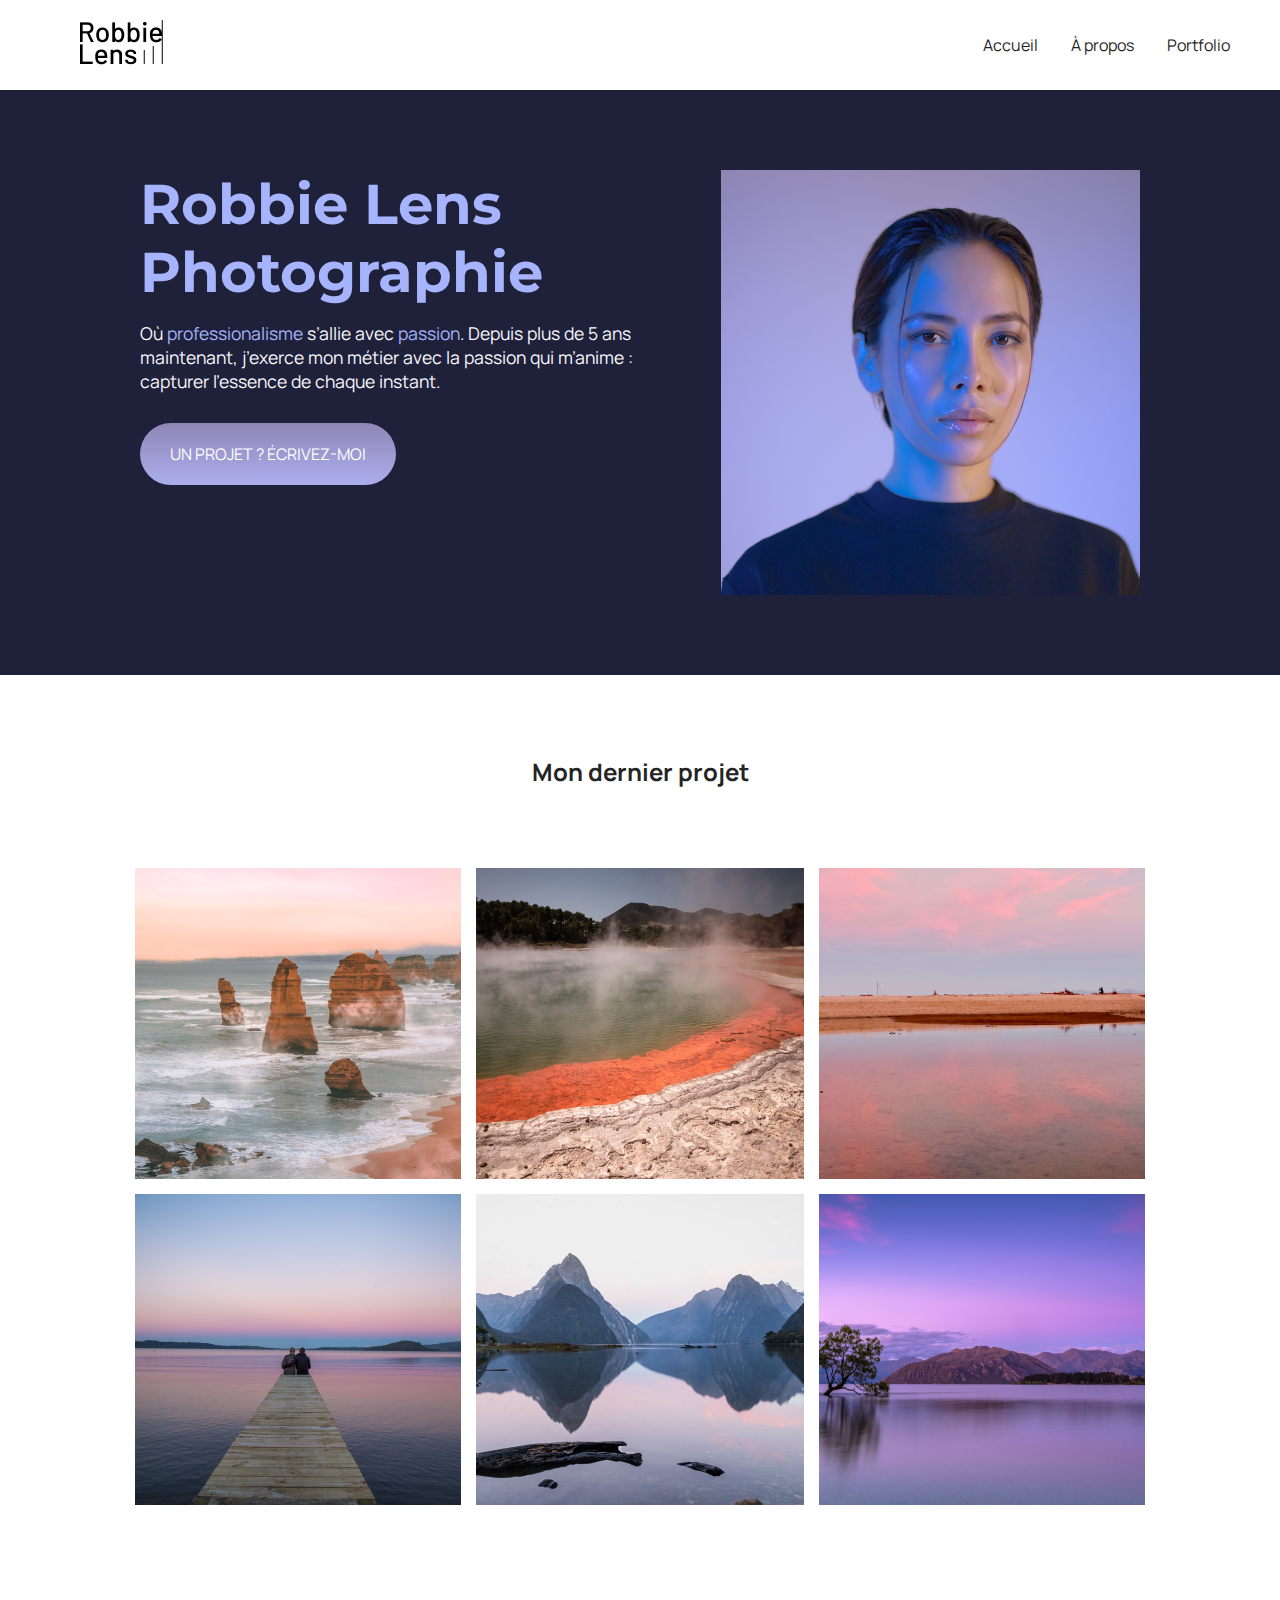
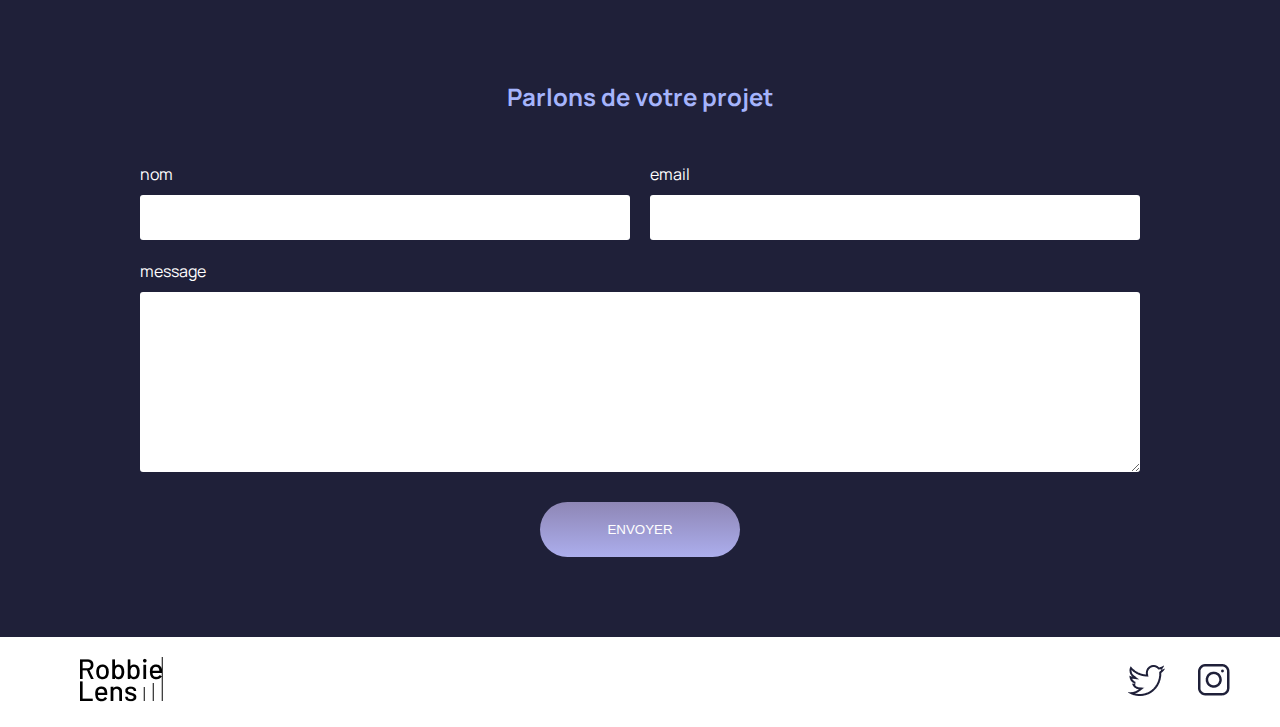
<file: index.html>
<!DOCTYPE html>
<html lang="fr">

    <head>
        <meta charset="utf-8" />
        <meta name="viewport" content="width=device-width, initial-scale=1">
        <title>Accueil - Robbie Lens Photographie</title>
        <link href="style/style.css" rel="stylesheet" />
        <link href="style/index.css" rel="stylesheet" />
        <link rel="preconnect" href="https://fonts.googleapis.com">
        <link rel="preconnect" href="https://fonts.gstatic.com" crossorigin>
        <link
            href="https://fonts.googleapis.com/css2?family=Manrope&family=Montserrat&display=swap"
            rel="stylesheet">
    </head>

    <body>
        <header>
            <nav>
                <a href="index.html" class="lien-icone">
                    <img src="images/logo.png" alt="Logo Robbie Lens" />
                </a>
                <div>
                    <a href="index.html">Accueil</a>
                    <a href="a-propos.html">À propos</a>
                    <a href="portfolio.html">Portfolio</a>
                </div>
            </nav>
        </header>
        <main>
            <section class="accueil-introduction">
                <div>
                    <h1>Robbie Lens Photographie</h1>
                    <p>
                        Où <em>professionalisme</em> s’allie avec
                        <em>passion</em>. Depuis
                        plus de 5 ans maintenant, j’exerce mon métier avec la
                        passion
                        qui m’anime : capturer l’essence de chaque instant.
                    </p>
                    <a href="#contact" class="cta">UN PROJET ? ÉCRIVEZ-MOI</a>
                </div>
                <img src="images/robbie-lens.png"
                    alt="Portrait avec effet de la photographe Robbie Lens" />
            </section>
            <section class="accueil-photos">
                <h2>Mon dernier projet</h2>
                <div>
                    <img src="images/accueil/element-1.png"
                        alt="Twelve apostles - Australie" />
                    <img src="images/accueil/element-2.png"
                        alt="Wai-O-Tapu - Nouvelle-Zélande" />
                    <img src="images/accueil/element-3.png"
                        alt="Parc National d’Abel Tasman - Nouvelle-Zélande" />
                </div>
                <div>
                    <img src="images/accueil/element-4.png"
                        alt="Lac Rotorua - Nouvelle-Zélande" />
                    <img src="images/accueil/element-5.png"
                        alt="Milford Sound - Nouvelle-Zélande" />
                    <img src="images/accueil/element-6.png"
                        alt="Lac Wanaka - Nouvelle-Zélande" />
                </div>
            </section>
            <section id="contact" class="section-contact">
                <h2>Parlons de votre projet</h2>
                <form method="get" action>
                    <div class="form-nom-email">
                        <div class="form-column">
                            <label for="nom">nom</label>
                            <input type="text" name="nom" id="nom" />
                        </div>
                        <div class="form-column">
                            <label for="email">email</label>
                            <input type="e-mail" name="email" id="email" />
                        </div>
                    </div>
                    <label for="message">message</label>
                    <textarea name="message" id="message" rows="10"></textarea>
                    <input type="submit" value="ENVOYER" class="cta" />
                </form>
            </section>
        </main>
        <footer>
            <a href="index.html" class="lien-icone">
                <img src="images/logo.png" alt="Logo Robbie Lens" />
            </a>
            <div>
                <a target="_self" href="https://twitter.com/"
                    class="lien-icone">
                    <img src="images/twitter.png" alt="Logo Twitter" />
                </a>
                <a target="_self" href="https://www.instagram.com/"
                    class="lien-icone">
                    <img src="images/instagram.png" alt="Logo Instagram" />
                </a>
            </div>
        </footer>
    </body>

</html>
</file>
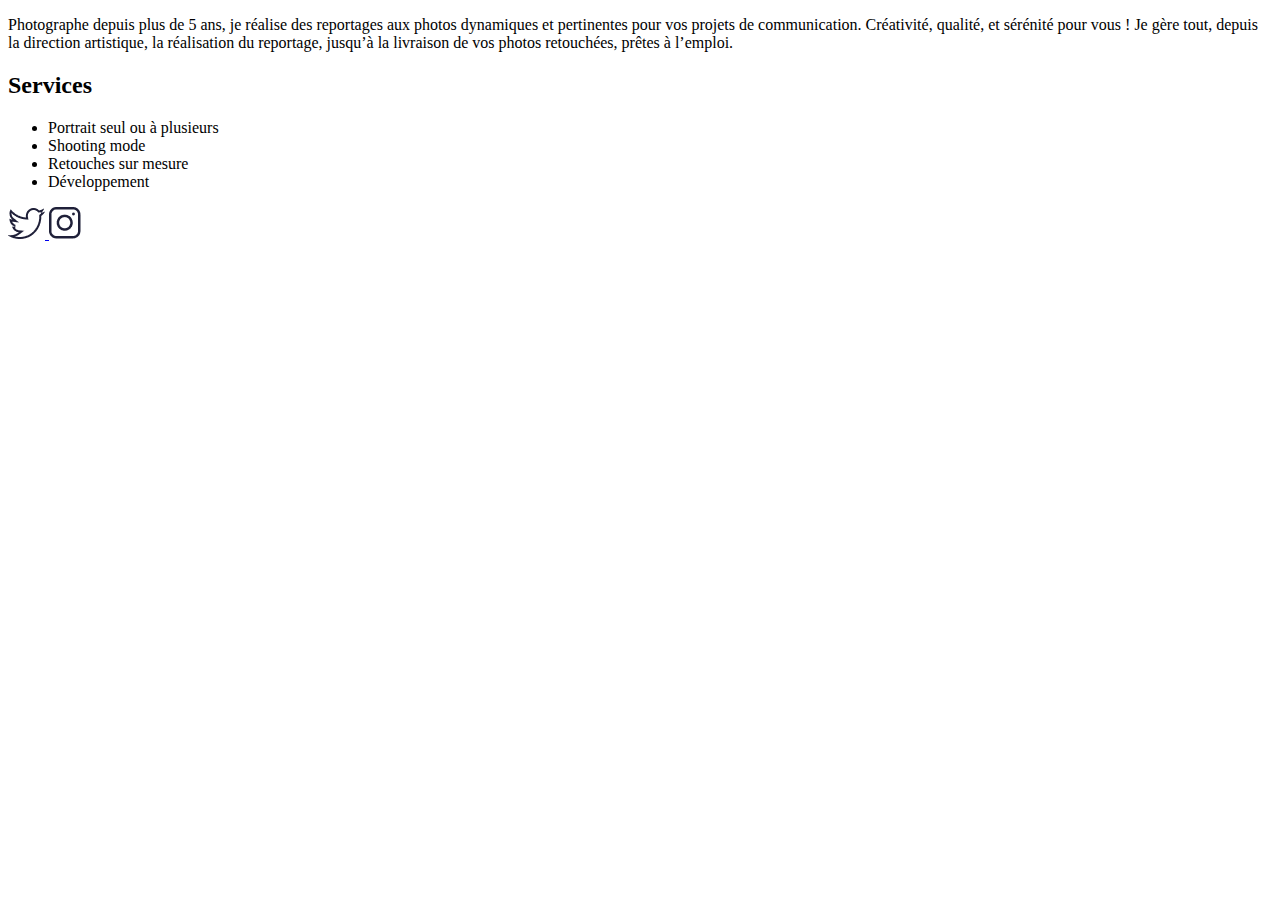
<file: a-propos.html>
<!DOCTYPE html>
<html lang="en">
   <head>
      <meta charset="UTF-8">
      <meta name="viewport" content="width=device-width, initial-scale=1.0">
      <title>À propos - Robbie Lens</title>
   </head>
   <body>

      <p>Photographe depuis plus de 5 ans, je réalise des reportages aux photos
         dynamiques et pertinentes pour vos projets de communication.
         Créativité, qualité, et sérénité pour vous ! Je gère tout, depuis la
         direction artistique, la réalisation du reportage, jusqu’à la livraison
         de vos photos retouchées, prêtes à l’emploi.</p>

      <h2>Services</h2>

      <ul>
         <li>Portrait seul ou à plusieurs</li>
         <li>Shooting mode</li>
         <li>Retouches sur mesure</li>
         <li>Développement</li>
      </ul>
      <a target="_self" href="https://twitter.com/">
         <img src="images/twitter.png" alt="Logo Twitter">
      </a>
      <a target="_self" href="https://www.instagram.com/">
         <img src="images/instagram.png" alt="Logo Instagram">
      </a>
   </body>
</html>
</file>
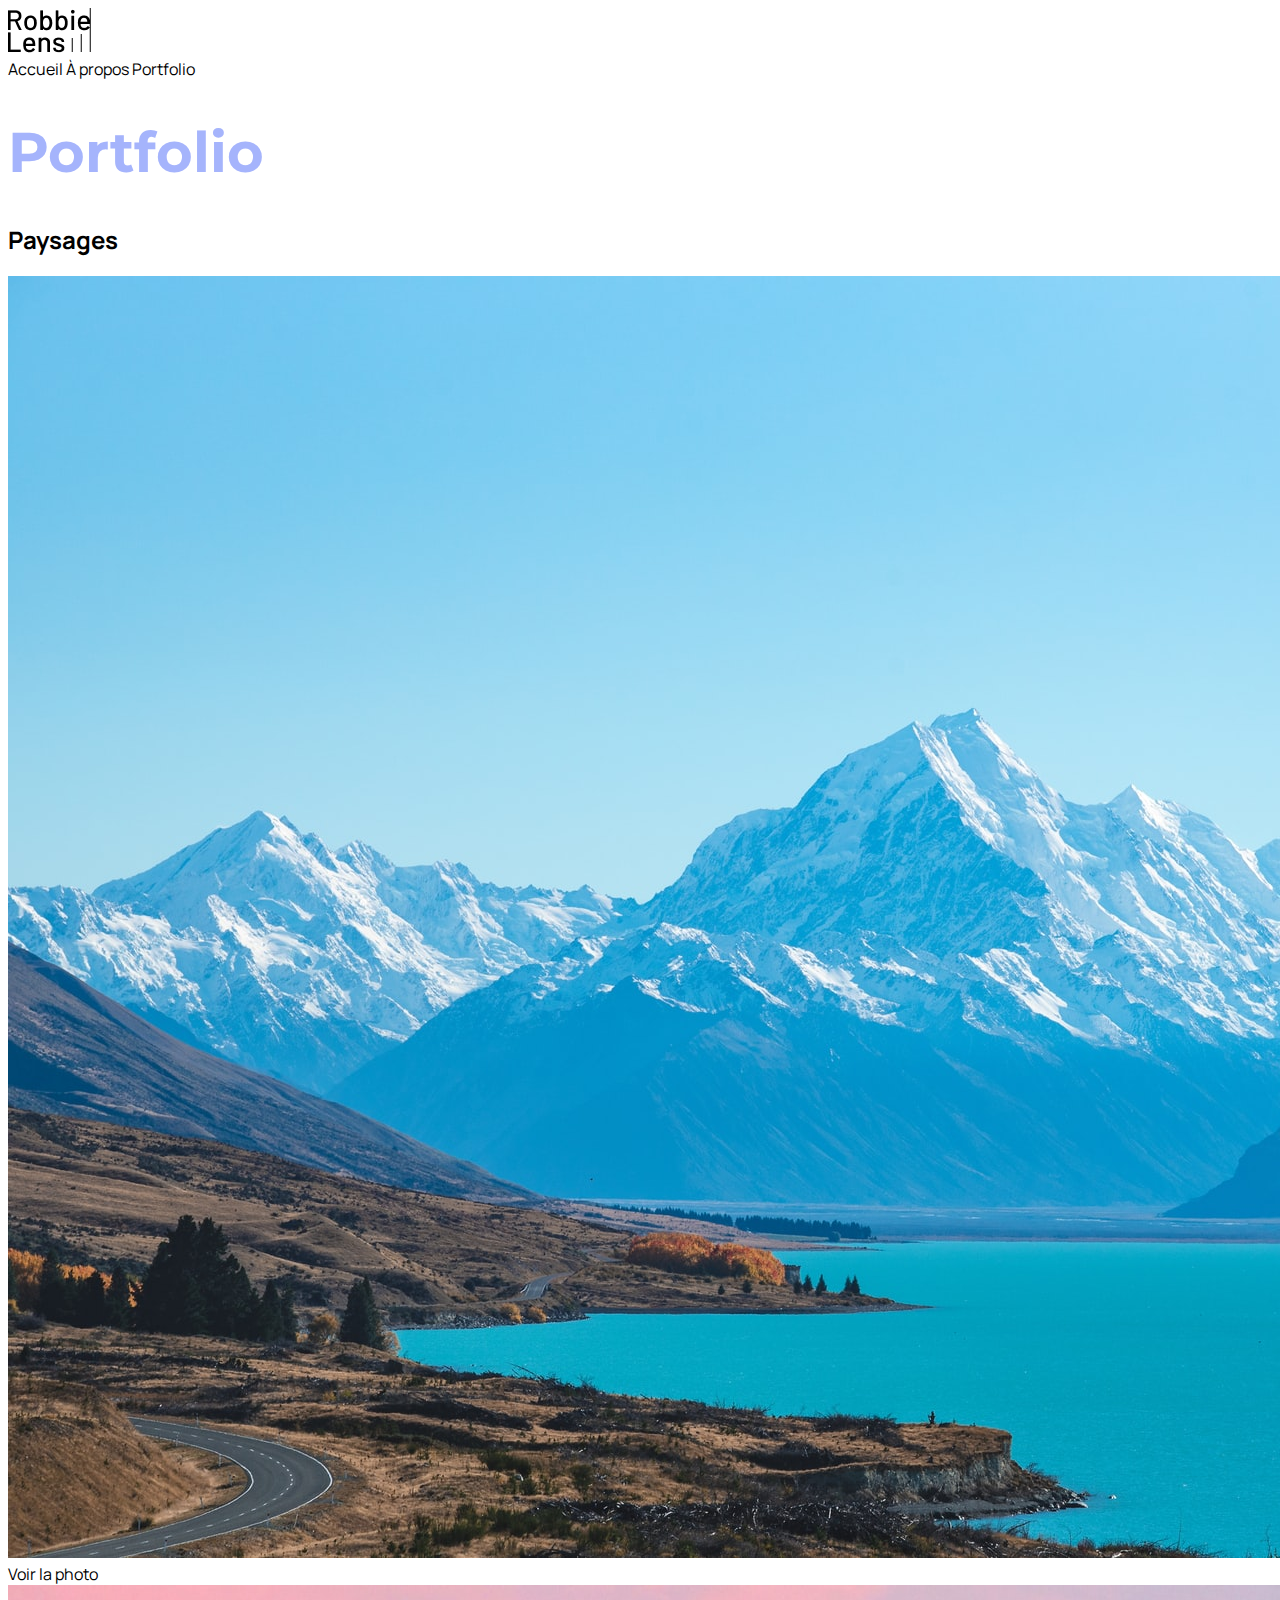
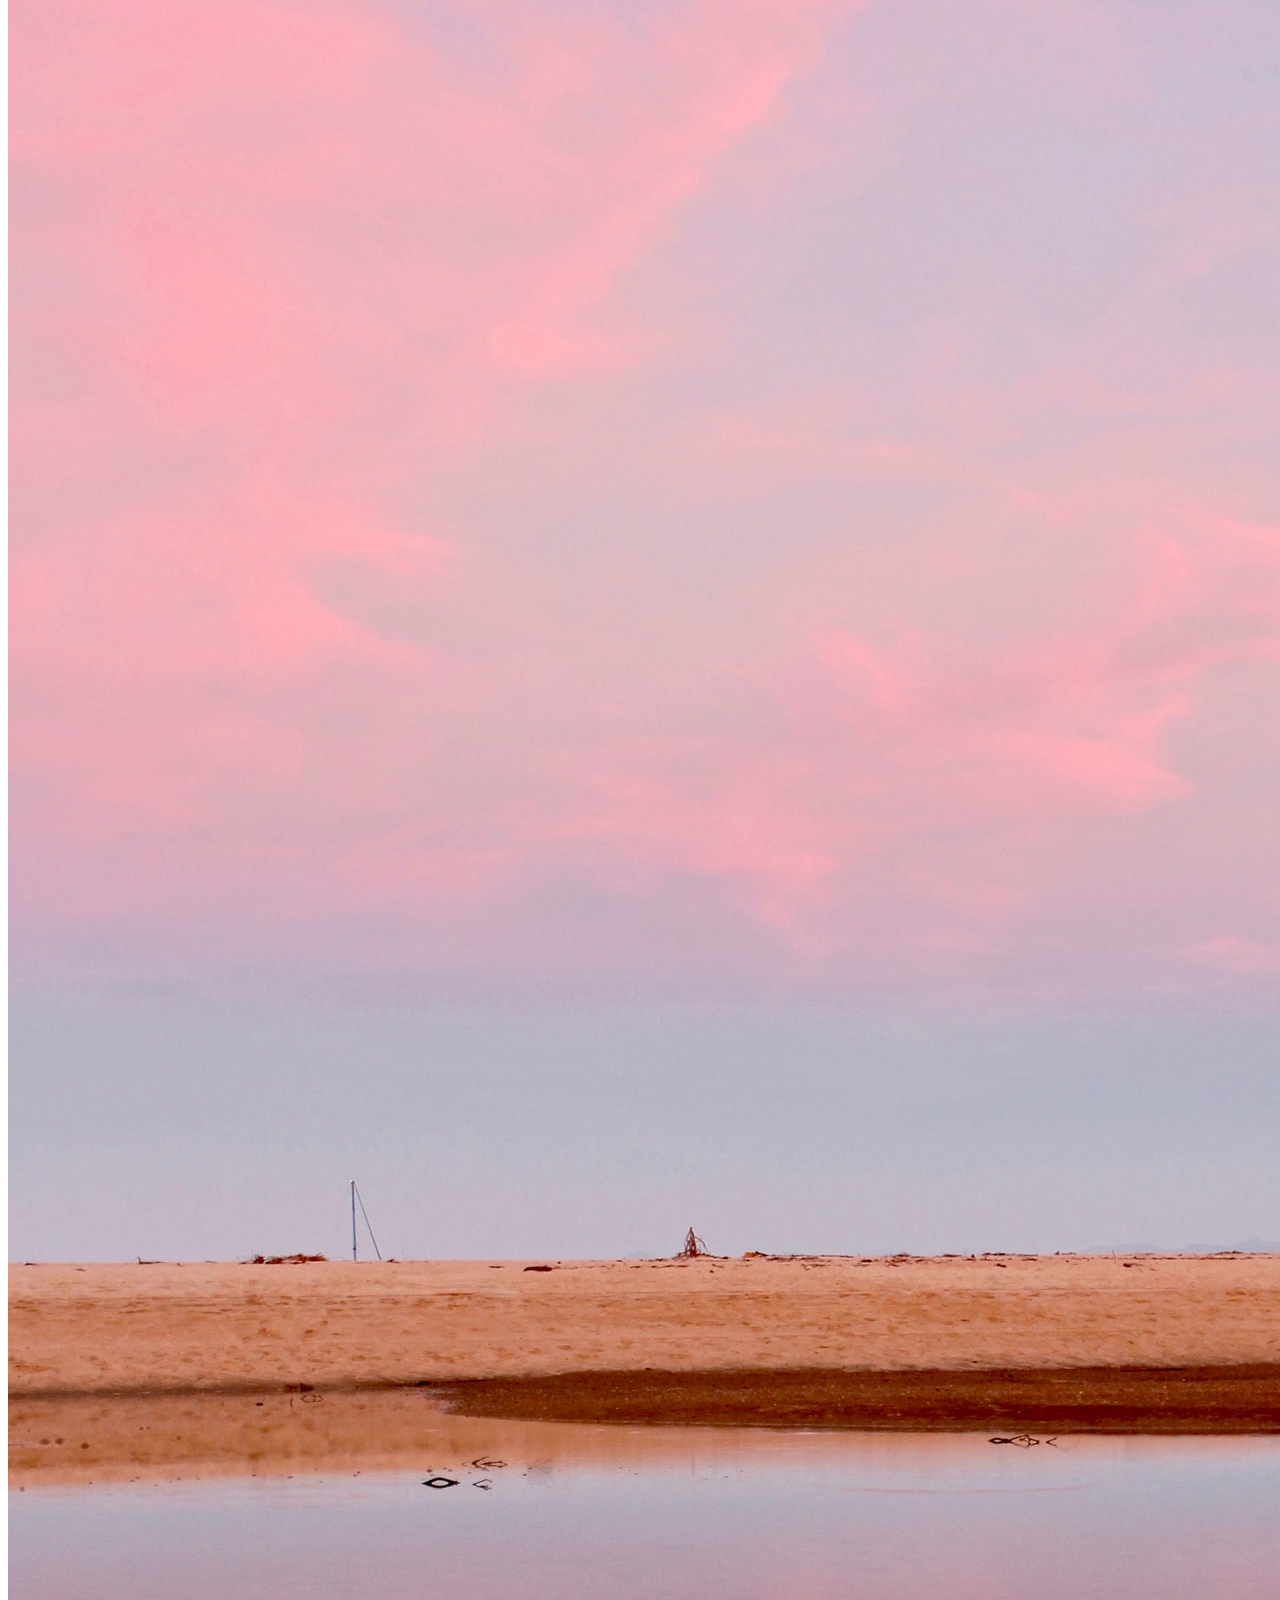
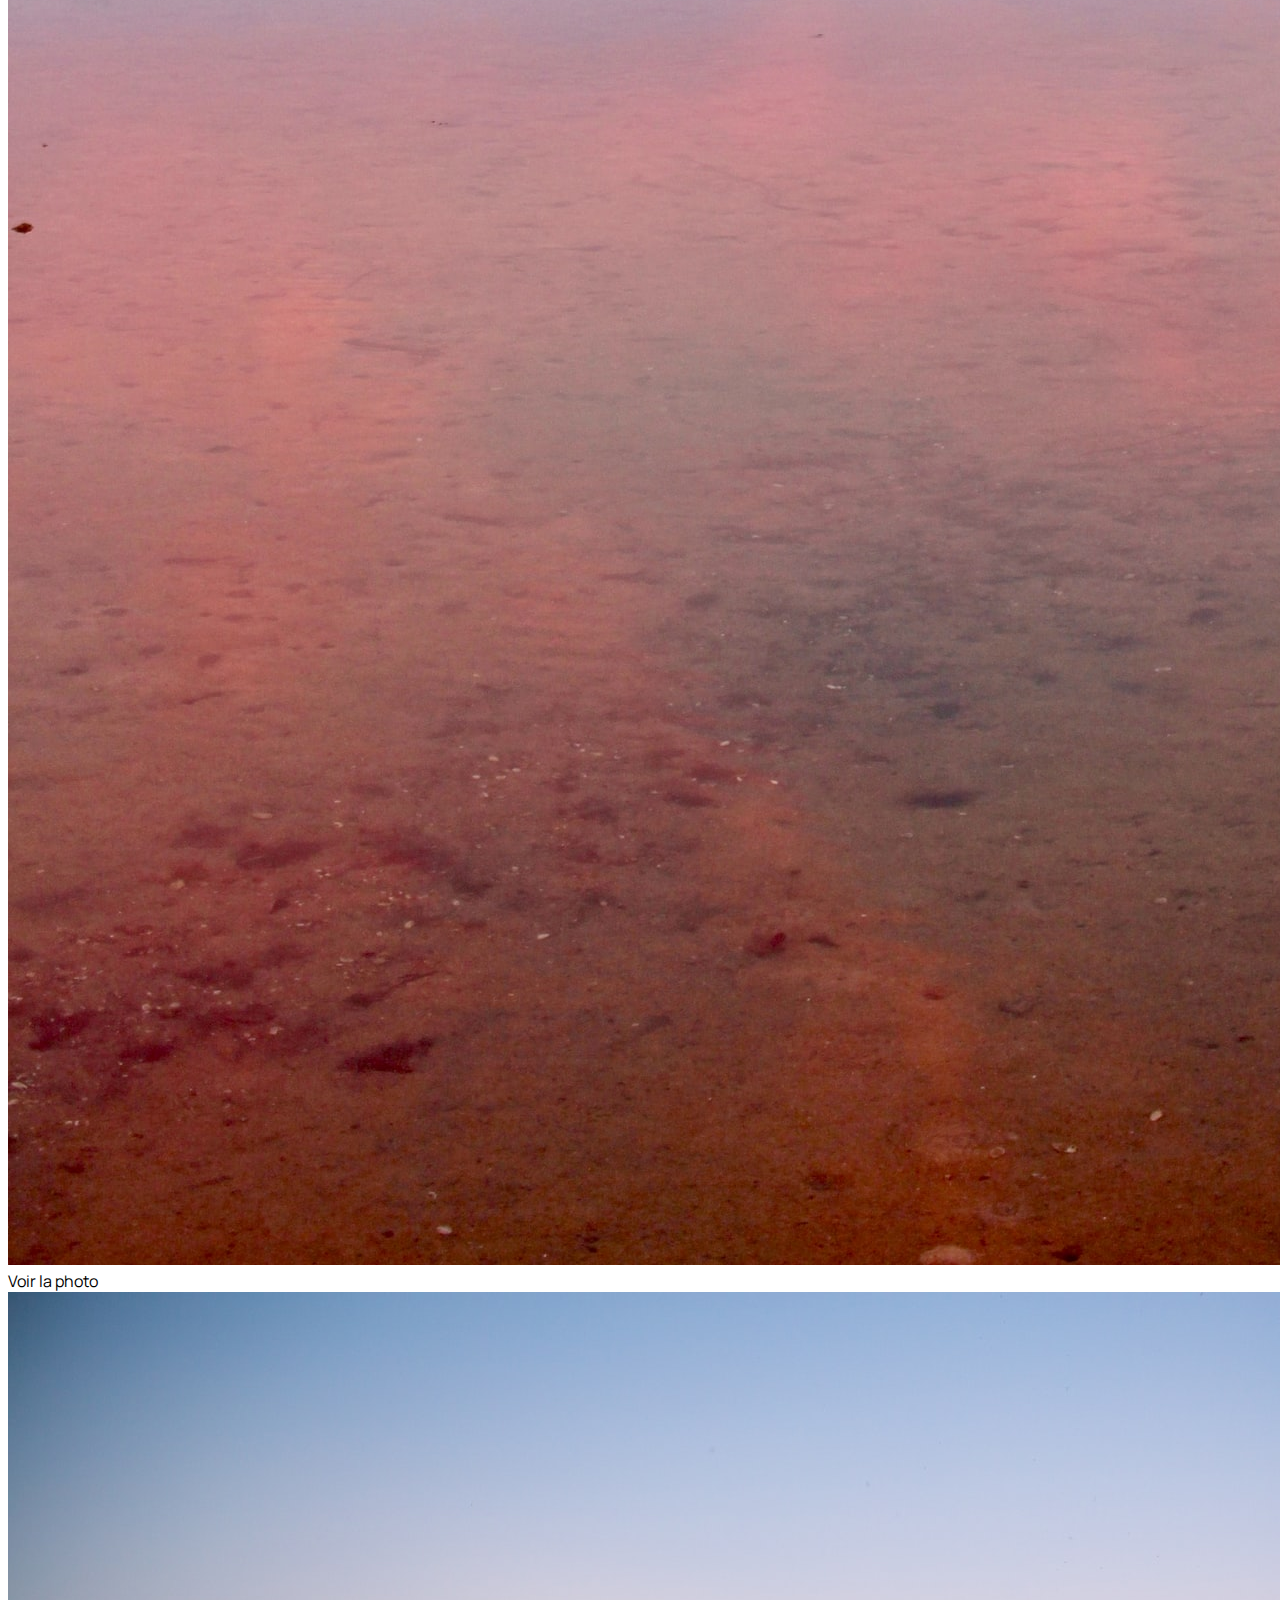
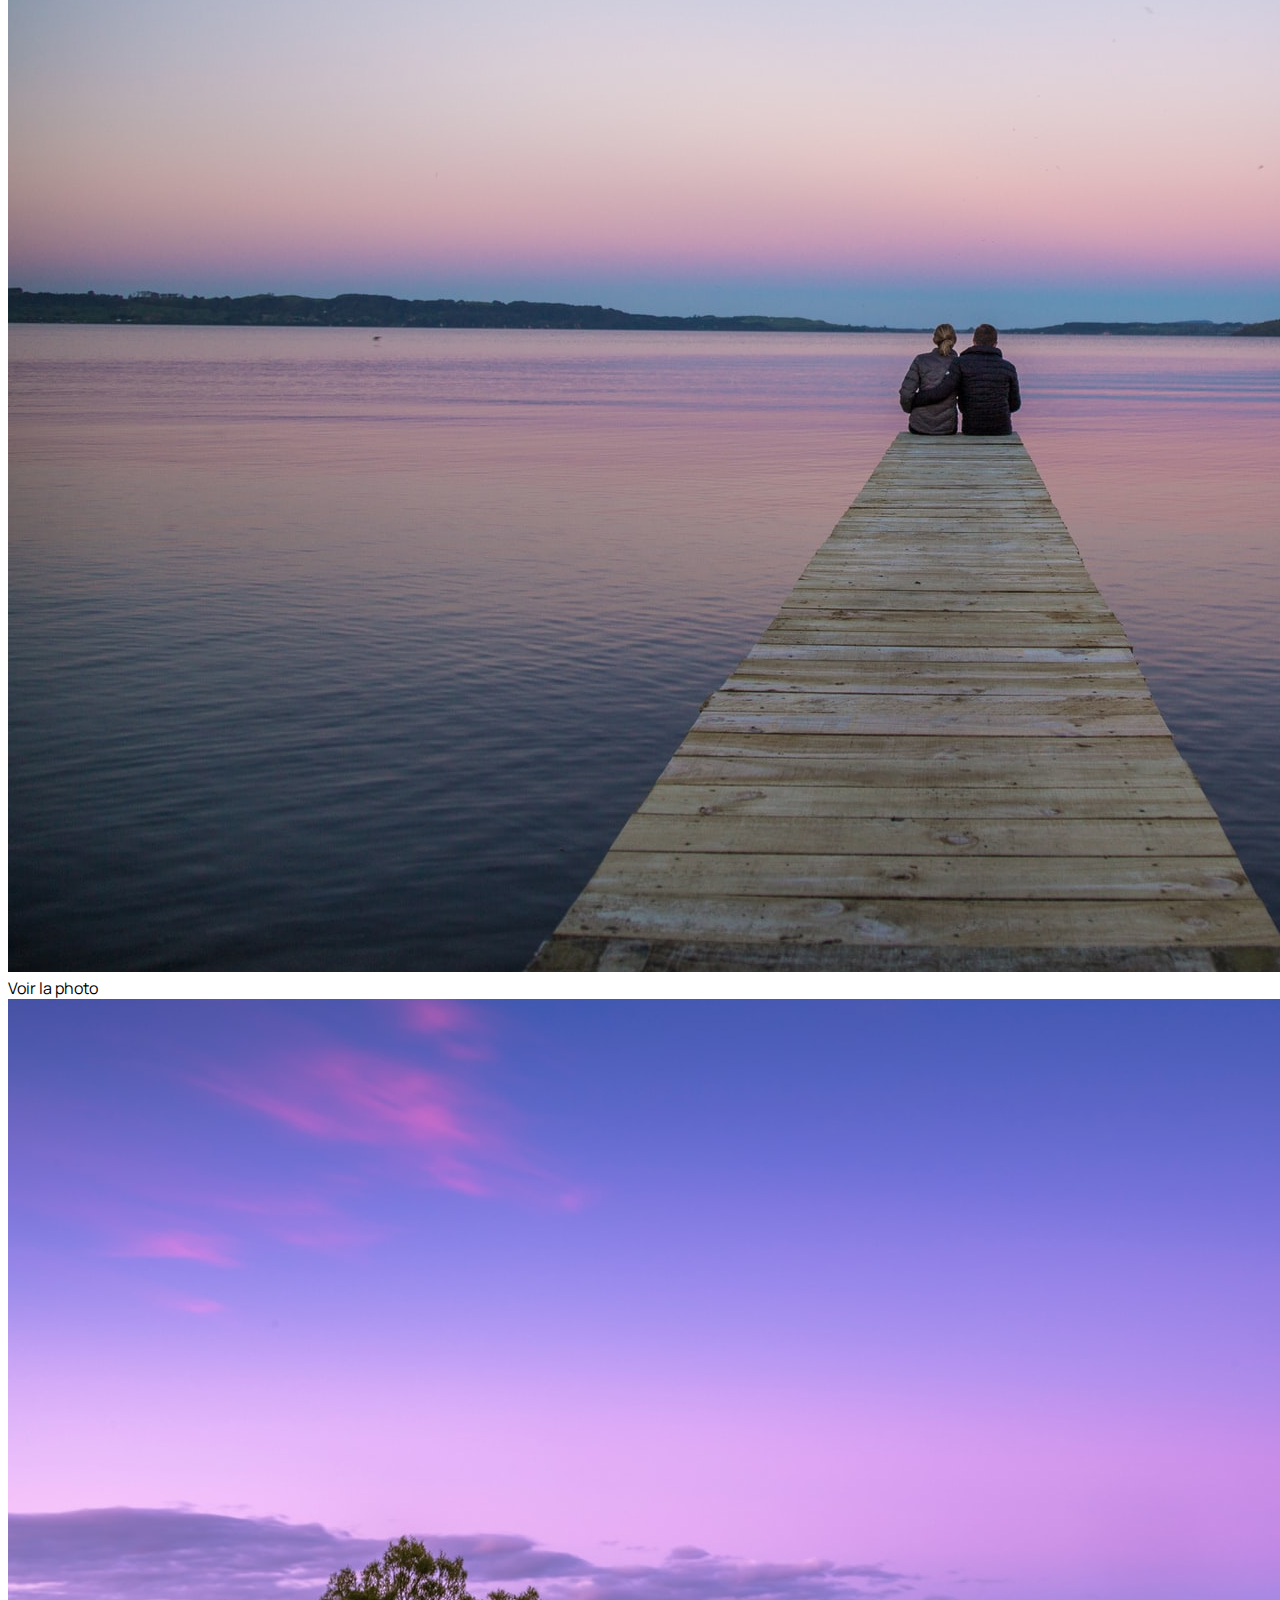
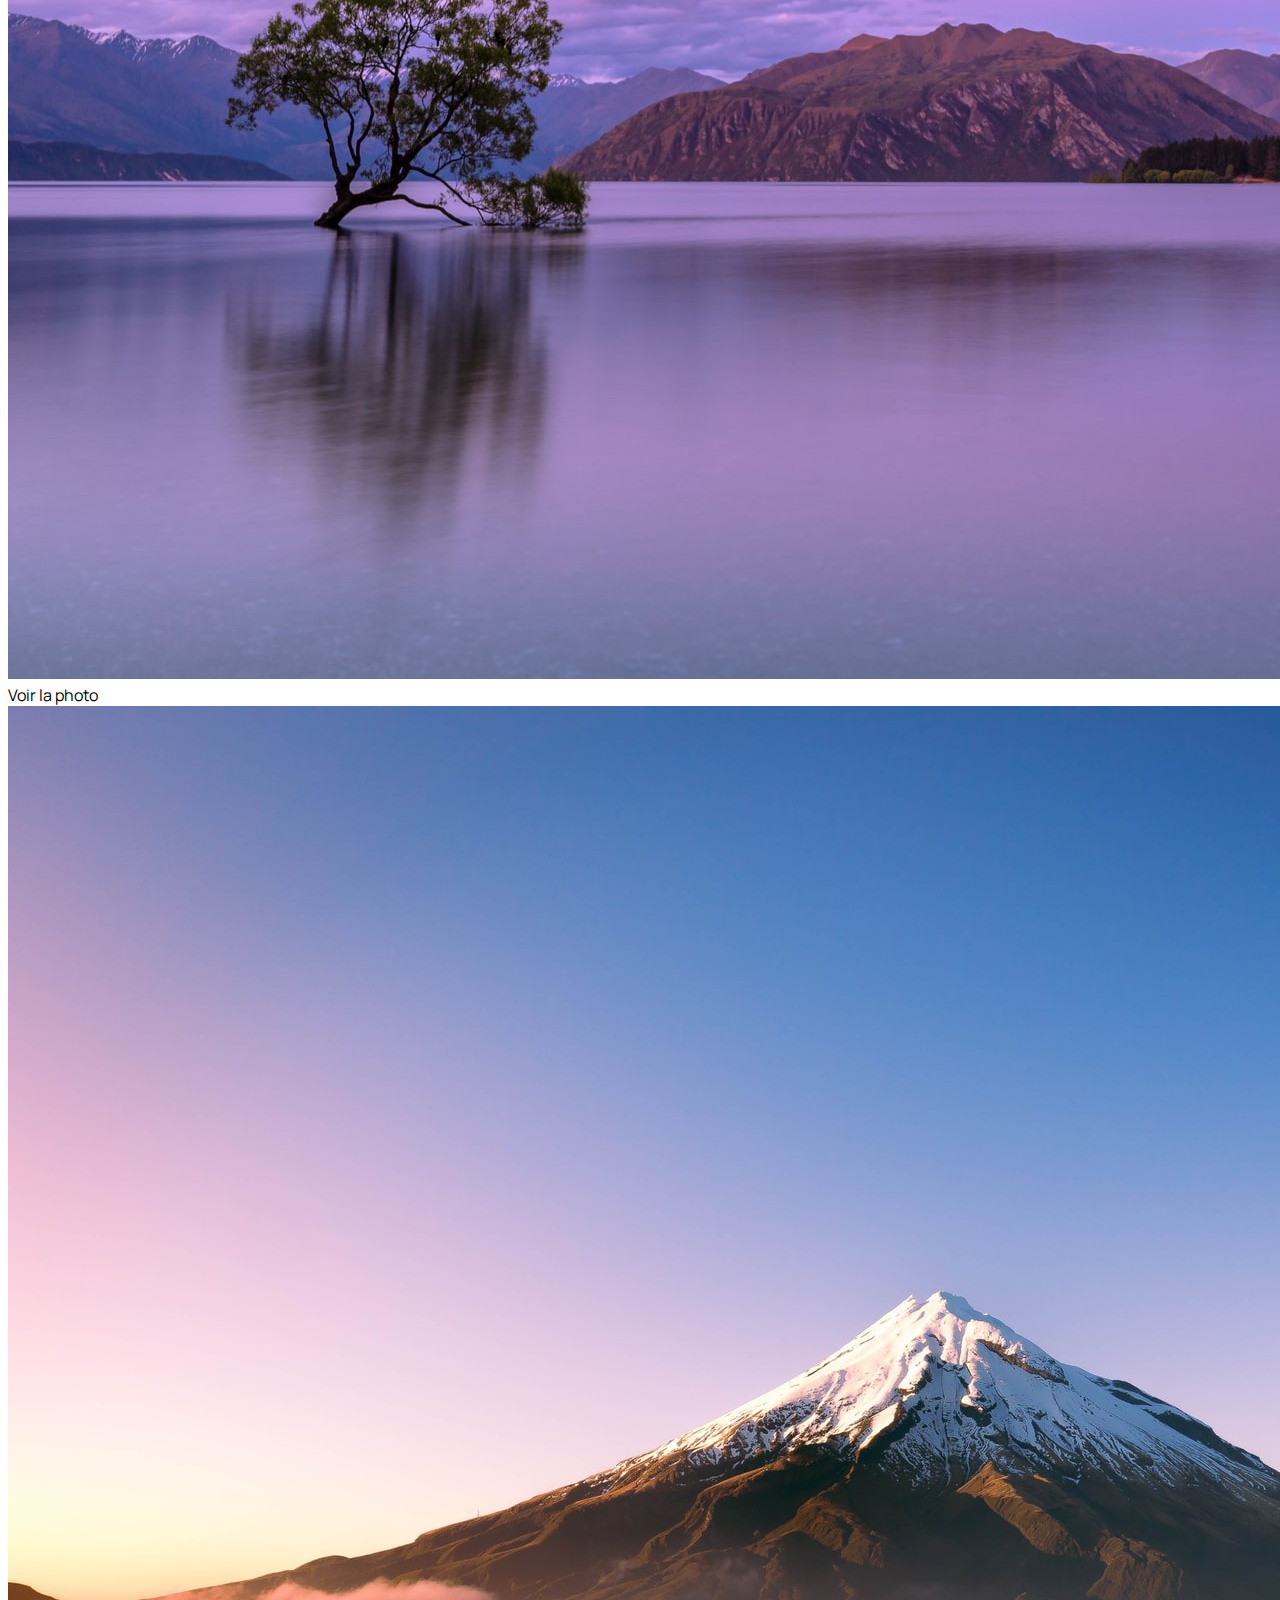
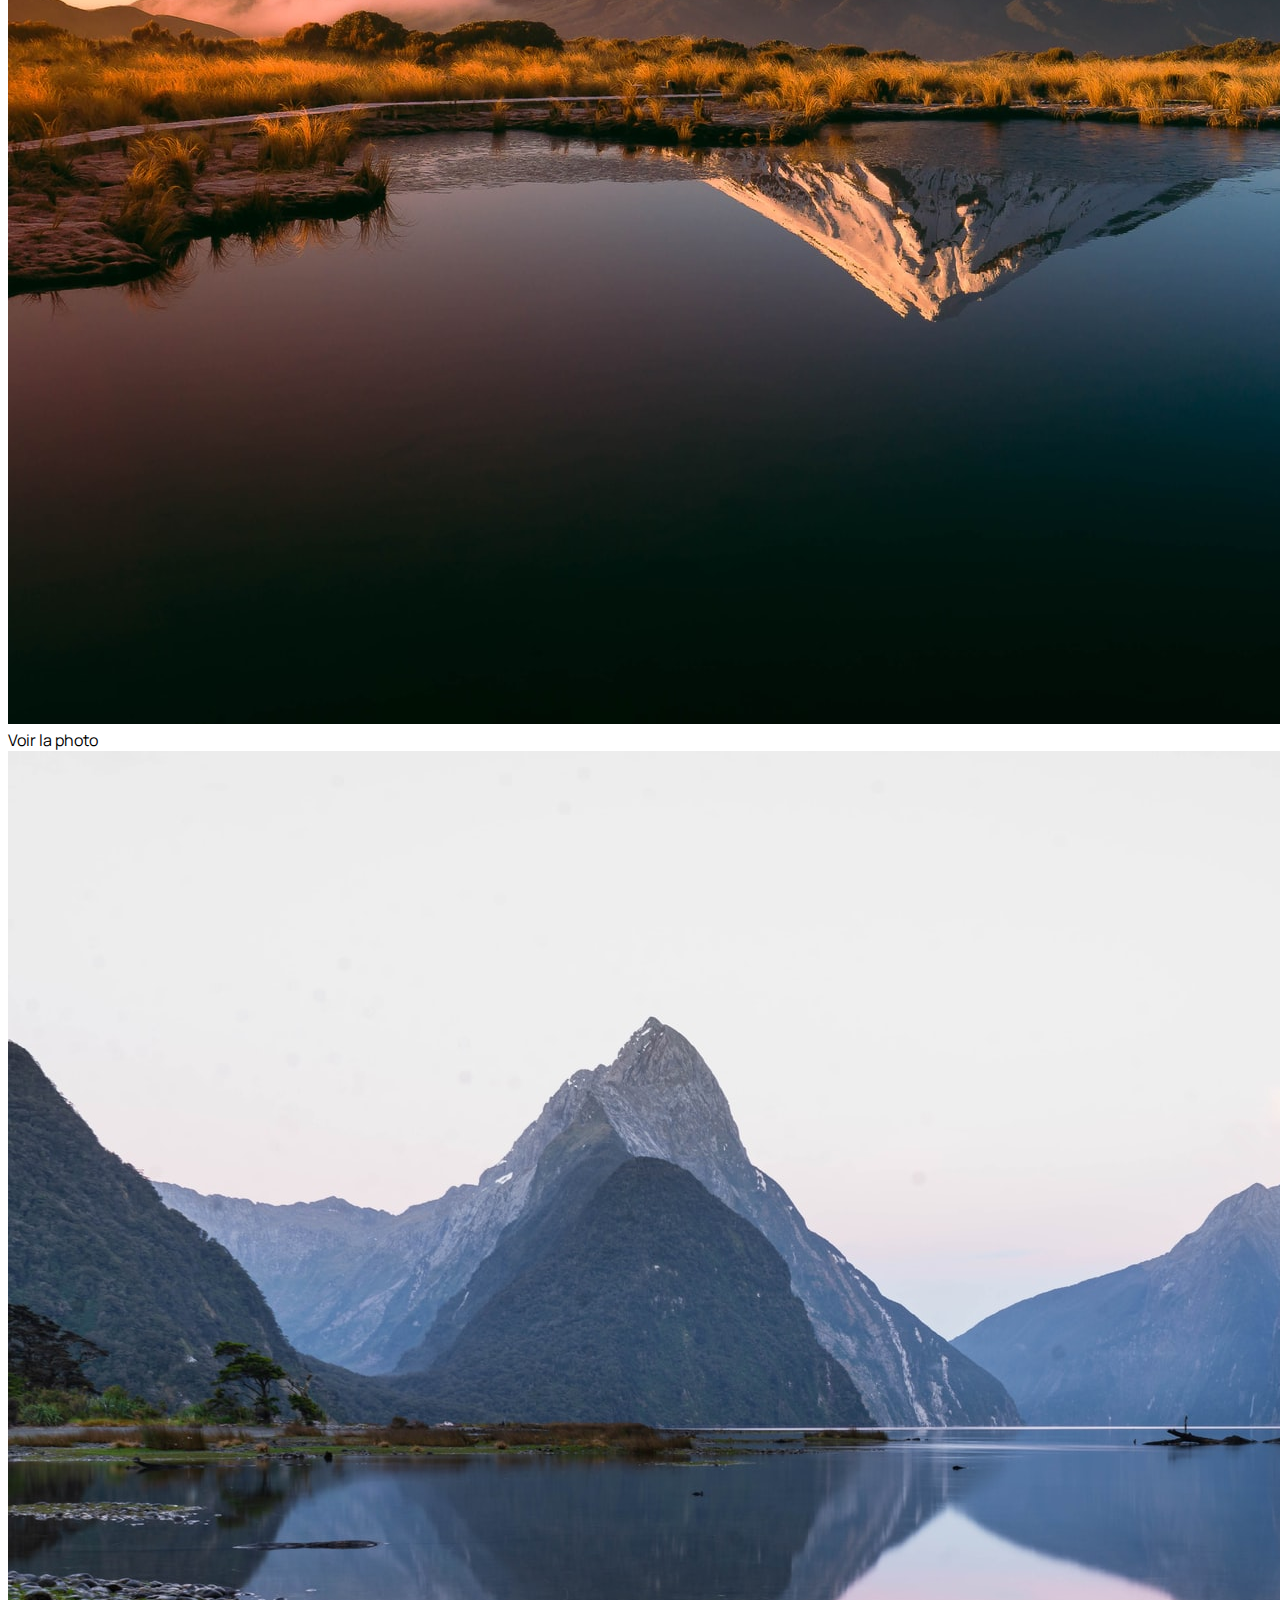
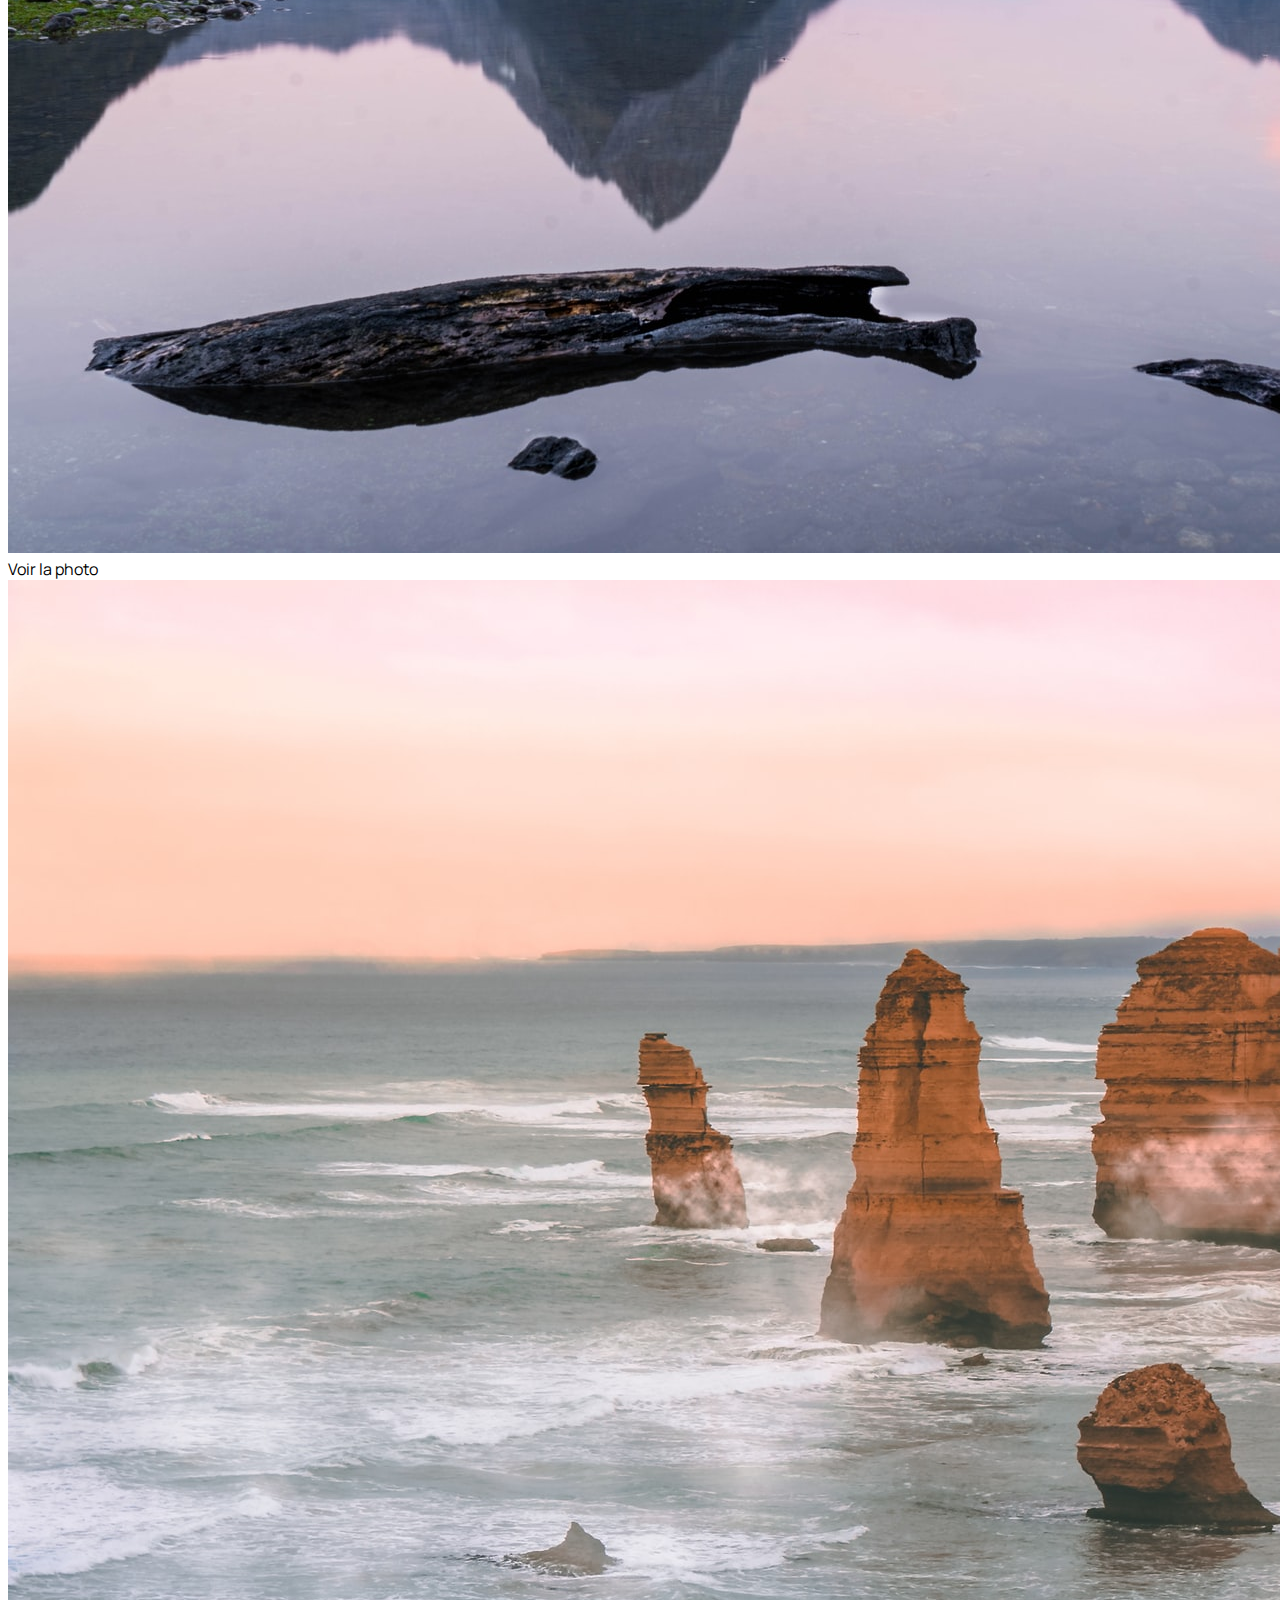
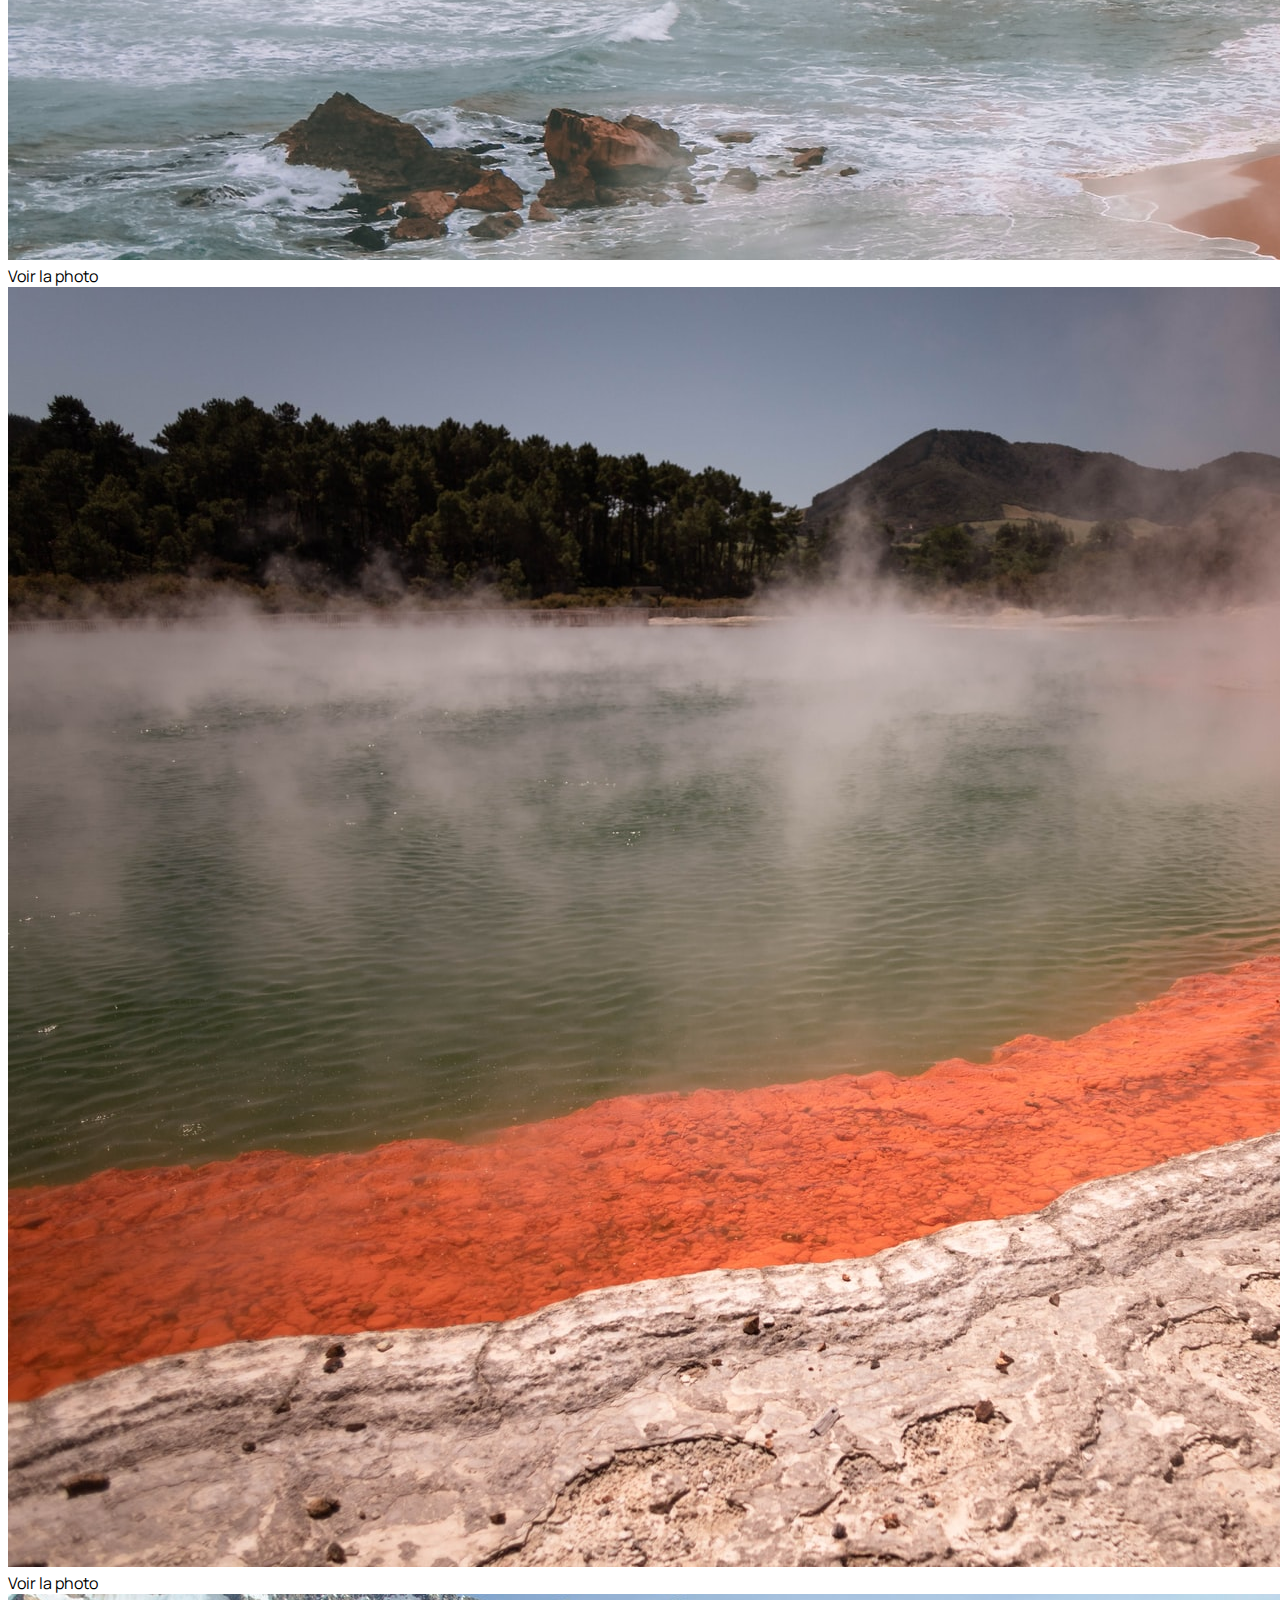
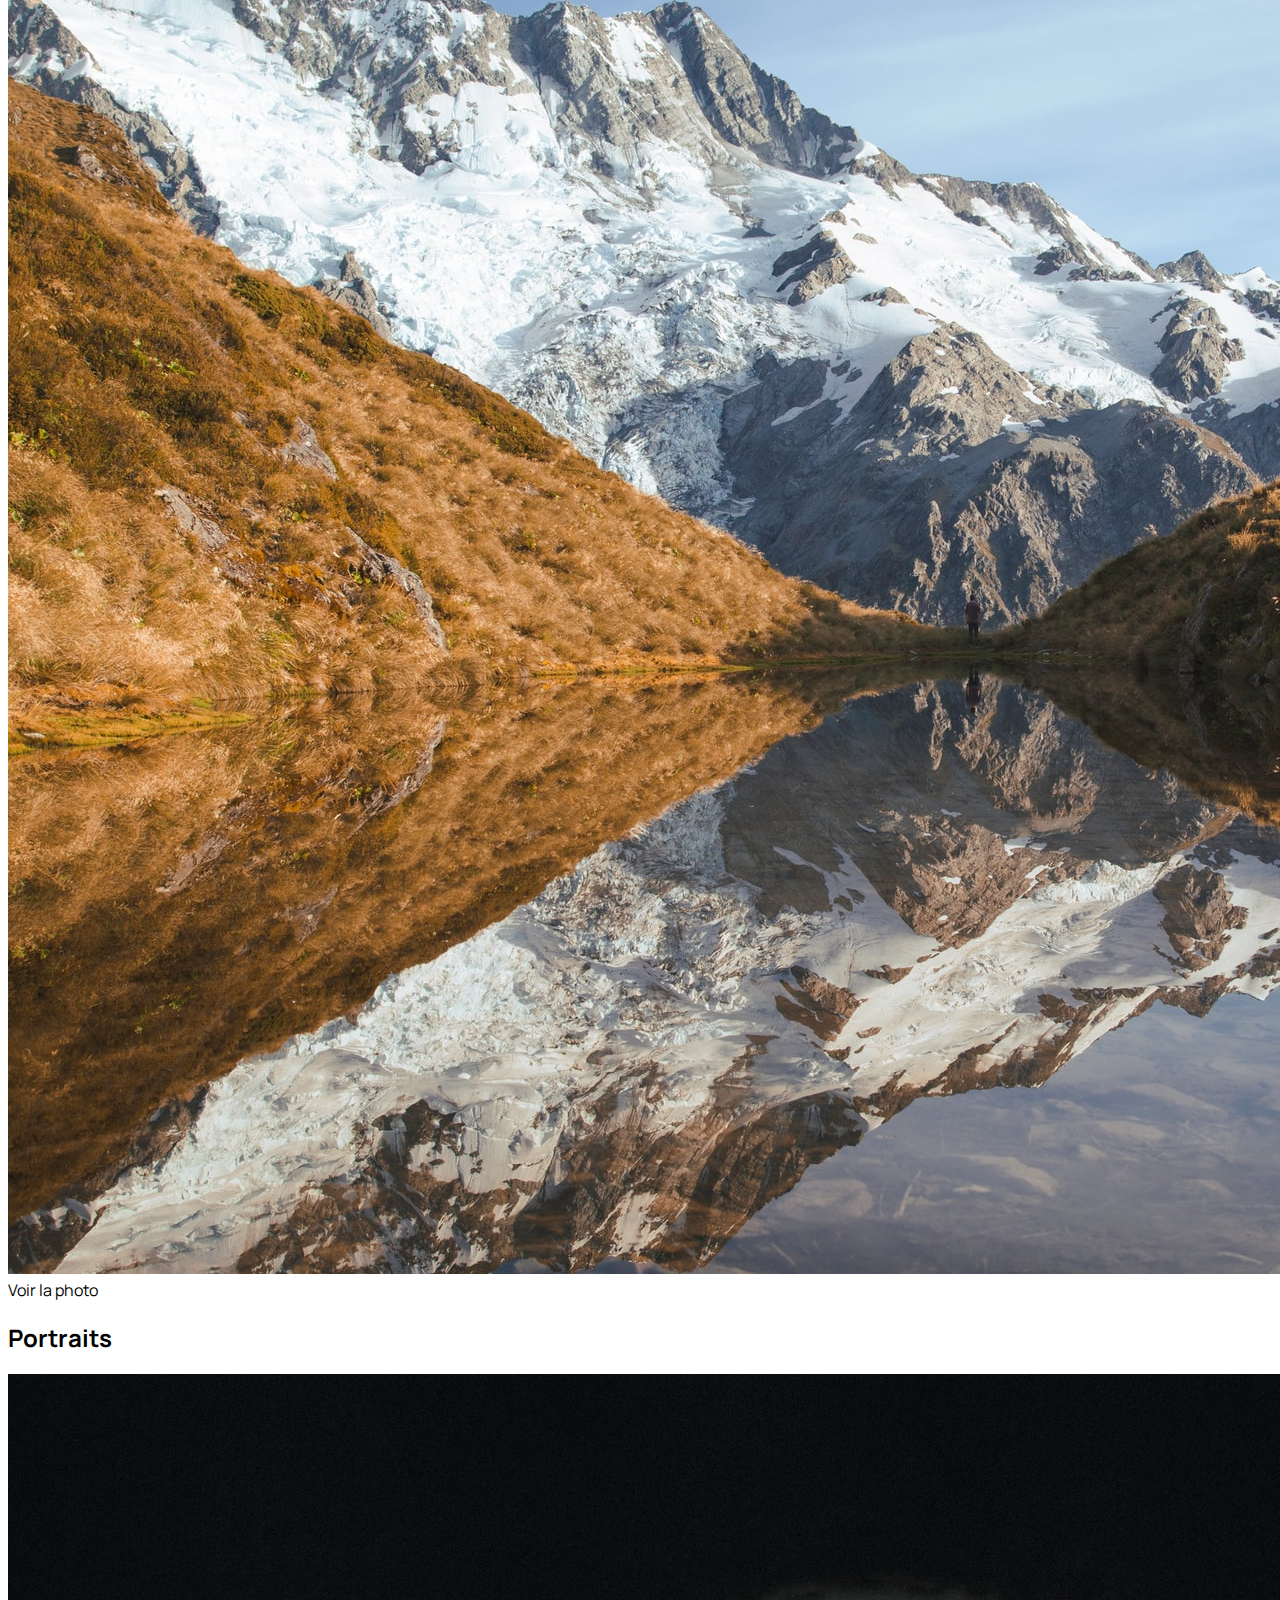
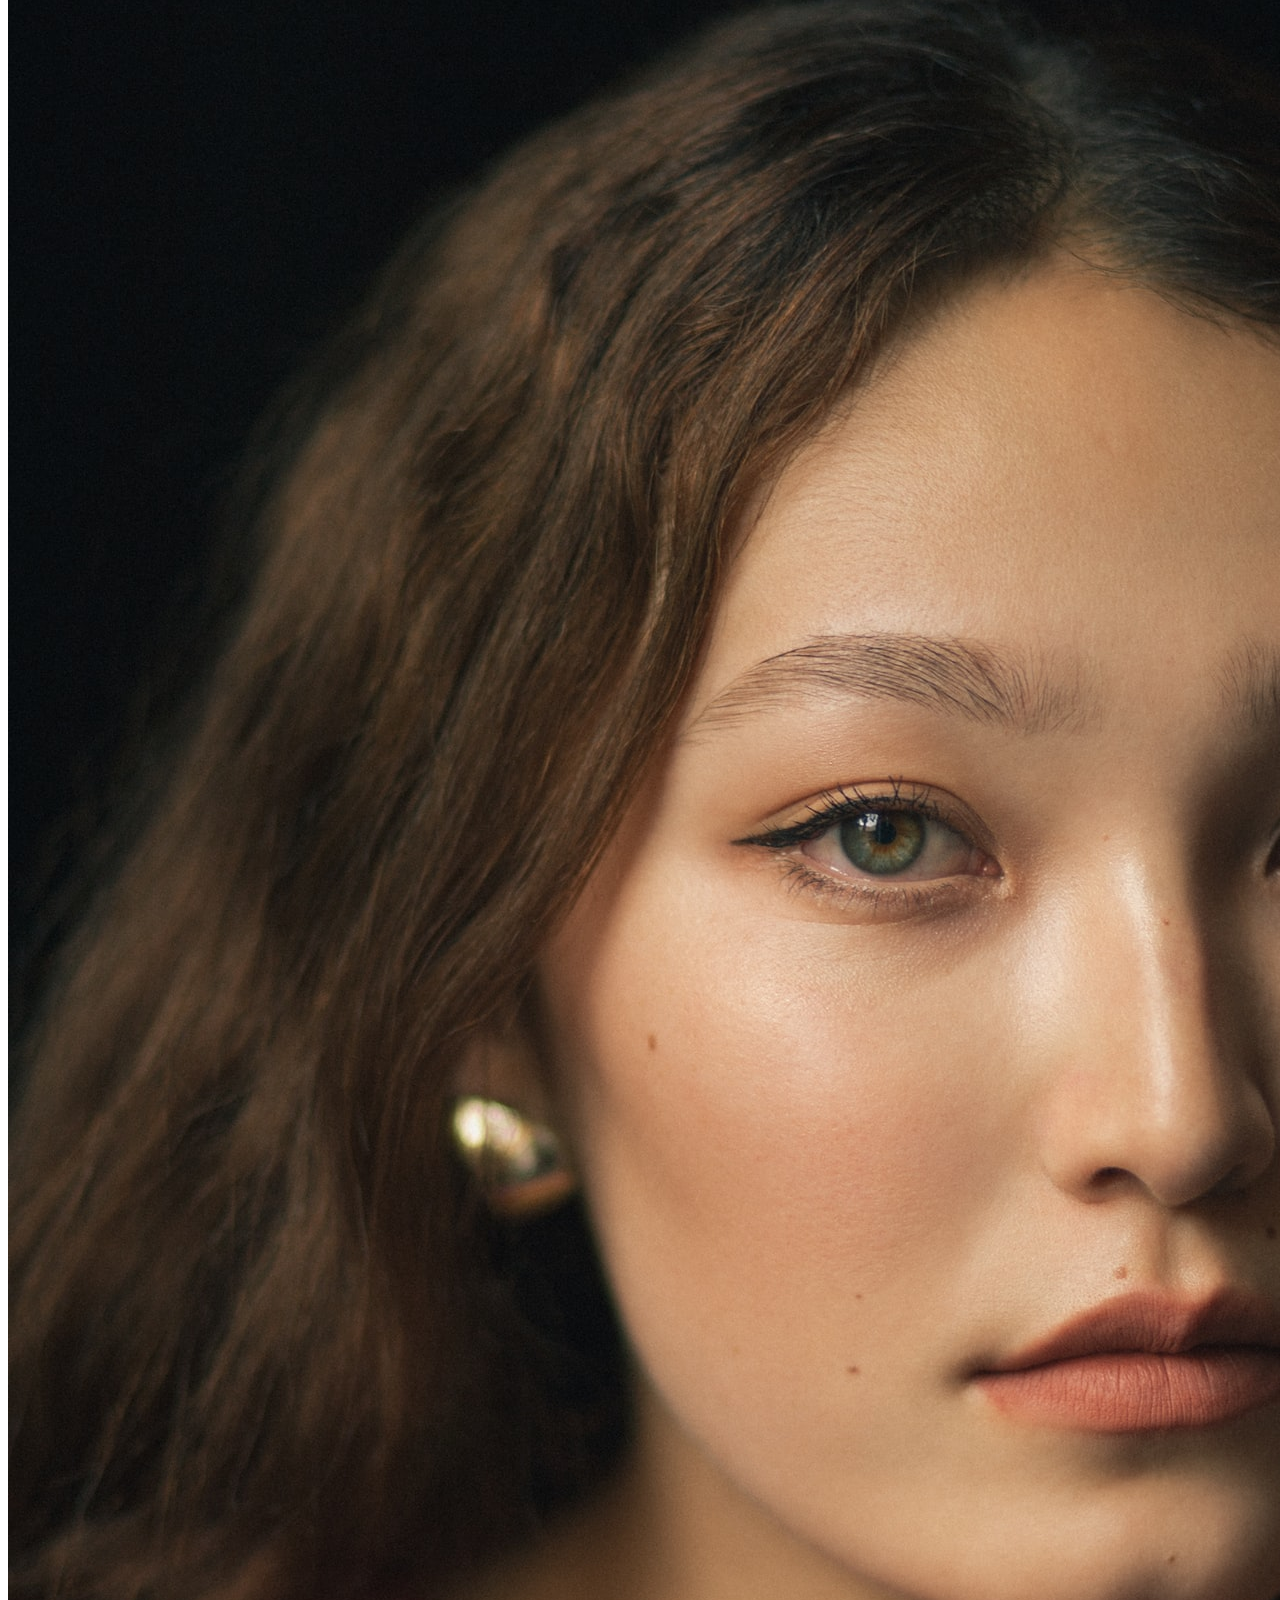
<file: portfolio.html>
<!DOCTYPE html>
<html lang="fr">

    <head>
        <meta charset="utf-8">
        <meta name="viewport" content="width=device-width, initial-scale=1">
        <title>Portfolio - Robbie Lens Photographie</title>
        <link href="style.css" rel="stylesheet">
        <link rel="preconnect" href="https://fonts.googleapis.com">
        <link rel="preconnect" href="https://fonts.gstatic.com" crossorigin>
        <link
            href="https://fonts.googleapis.com/css2?family=Manrope&family=Montserrat&display=swap"
            rel="stylesheet">
    </head>

    <body>
        <header>
            <nav>
                <a href="index.html" class="lien-icone">
                    <img src="images/logo.png" alt="Logo Robbie Lens">
                </a>
                <div>
                    <a href="index.html">Accueil</a>
                    <a href="a-propos.html">À propos</a>
                    <a href="portfolio.html">Portfolio</a>
                </div>
            </nav>
        </header>
        <main>
            <section>
                <h1>Portfolio</h1>
            </section>
            <section class="portfolio-section-photos">
                <h2>Paysages</h2>
                <div class="grid-paysages">
                    <a href="images/portfolio/paysage1.jpg"
                        class="lien-conteneur-photo">
                        <img src="images/portfolio/paysage1.jpg"
                            alt="Mont Aoraki - Nouvelle-Zélande">
                        <div class="photo-hover">Voir la photo</div>
                    </a>
                    <a href="images/portfolio/paysage2.jpg"
                        class="lien-conteneur-photo">
                        <img src="images/portfolio/paysage2.jpg"
                            alt="Parc National d’Abel Tasman - Nouvelle-Zélande">
                        <div class="photo-hover">Voir la photo</div>
                    </a>
                    <a href="images/portfolio/paysage3.jpg"
                        class="lien-conteneur-photo">
                        <img src="images/portfolio/paysage3.jpg"
                            alt="Lac Rotorua - Nouvelle-Zélande">
                        <div class="photo-hover">Voir la photo</div>
                    </a>
                    <a href="images/portfolio/paysage4.jpg"
                        class="lien-conteneur-photo">
                        <img src="images/portfolio/paysage4.jpg"
                            alt="Lac Wanaka - Nouvelle-Zélande">
                        <div class="photo-hover">Voir la photo</div>
                    </a>
                    <a href="images/portfolio/paysage5.jpg"
                        class="lien-conteneur-photo">
                        <img src="images/portfolio/paysage5.jpg"
                            alt="Mont Taranaki - Nouvelle-Zélande">
                        <div class="photo-hover">Voir la photo</div>
                    </a>
                    <a href="images/portfolio/paysage6.jpg"
                        class="lien-conteneur-photo">
                        <img src="images/portfolio/paysage6.jpg"
                            alt="Milford Sound - Nouvelle-Zélande">
                        <div class="photo-hover">Voir la photo</div>
                    </a>
                    <a href="images/portfolio/paysage7.jpg"
                        class="lien-conteneur-photo">
                        <img src="images/portfolio/paysage7.jpg"
                            alt="Twelve Apostle - Australie">
                        <div class="photo-hover">Voir la photo</div>
                    </a>
                    <a href="images/portfolio/paysage8.jpg"
                        class="lien-conteneur-photo">
                        <img src="images/portfolio/paysage8.jpg"
                            alt="Wai-O-Tapu - Nouvelle-Zélande">
                        <div class="photo-hover">Voir la photo</div>
                    </a>
                    <a href="images/portfolio/paysage9.jpg"
                        class="lien-conteneur-photo">
                        <img src="images/portfolio/paysage9.jpg"
                            alt="Mont Cook - Nouvelle Zélande">
                        <div class="photo-hover">Voir la photo</div>
                    </a>
                </div>
                <h2>Portraits</h2>
                <div class="grid-portraits">
                    <a href="images/portfolio/portrait1.jpg"
                        class="lien-conteneur-photo">
                        <img src="images/portfolio/portrait1.jpg"
                            alt="Portrait jeune femme 1">
                        <div class="photo-hover">Voir la photo</div>
                    </a>
                    <a href="images/portfolio/portrait2.jpg"
                        class="lien-conteneur-photo">
                        <img src="images/portfolio/portrait2.jpg"
                            alt="Portrait jeune femme 2">
                        <div class="photo-hover">Voir la photo</div>
                    </a>
                    <a href="images/portfolio/portrait3.jpg"
                        class="lien-conteneur-photo">
                        <img src="images/portfolio/portrait3.jpg"
                            alt="Portrait jeune homme 3">
                        <div class="photo-hover">Voir la photo</div>
                    </a>
                    <a href="images/portfolio/portrait4.jpg"
                        class="lien-conteneur-photo">
                        <img src="images/portfolio/portrait4.jpg"
                            alt="Portrait jeune femme 4">
                        <div class="photo-hover">Voir la photo</div>
                    </a>
                    <a href="images/portfolio/portrait5.jpg"
                        class="lien-conteneur-photo">
                        <img src="images/portfolio/portrait5.jpg"
                            alt="Portrait jeune femme 5">
                        <div class="photo-hover">Voir la photo</div>
                    </a>
                    <a href="images/portfolio/portrait6.jpg"
                        class="lien-conteneur-photo">
                        <img src="images/portfolio/portrait6.jpg"
                            alt="Portrait jeune femme 6">
                        <div class="photo-hover">Voir la photo</div>
                    </a>

                </div>
            </section>
        </main>
        <footer>
            <a href="index.html" class="lien-icone">
                <img src="images/logo.png" alt="Logo Robbie Lens">
            </a>
            <div>
                <a target="_self" href="https://twitter.com/"
                    class="lien-icone">
                    <img src="images/twitter.png" alt="Logo Twitter">
                </a>
                <a target="_self" href="https://www.instagram.com/"
                    class="lien-icone">
                    <img src="images/instagram.png" alt="Logo Instagram">
                </a>
            </div>
        </footer>
    </body>

</html>
</file>
<file: style/style.css>
* {
  margin: 0;
}

body {
  font-family: 'Manrope', sans-serif;
  font-size: 1em;
  background-color: #1f2039;
}

a {
  color: #242424;
  text-decoration: none;
}

em {
  color: #a5b4fc;
  font-style: normal;
}

h1 {
  font-size: 3.5em;
  color: #a5b4fc;
  font-family: 'Montserrat', sans-serif;
}

h2 {
  color: #f9f8ff;
}

p,
li {
  font-size: 1.1em;
  color: #f9f8ff;
}

header,
footer {
  background-color: white;
  padding: 20px 50px;
}

.cta {
  display: inline-block;
  background: linear-gradient(#8e86b5, #acaeed);
  color: white;
  border-radius: 50px;
  padding: 20px 30px;
}

a:hover {
  text-decoration: underline;
}

.cta:hover {
  background: linear-gradient(#696484, #8788ba);
  text-decoration: none;
}

.lien-icone {
  margin-left: 30px;
}

.lien-icone:hover {
  opacity: 0.5;
}

section {
  padding: 80px;
}

footer,
nav {
  display: flex;
  flex-direction: row;
  align-items: center;
  justify-content: space-between;
}

nav a {
  margin-left: 30px;
}

@media screen and (max-width: 996px) {
  header nav {
    flex-direction: column;
    align-items: center;
    justify-content: center;
  }

  header nav img {
    margin-bottom: 20px;
  }

  header,
  footer {
    padding: 20px 20px;
  }

  h1 {
    font-size: 2em;
  }

  section {
    padding: 50px 20px 50px 20px;
  }

  nav a {
    margin-left: 10px;
    margin-right: 10px;
  }
}
</file>
<file: style/index.css>
.accueil-photos {
   background-color: white;
   padding: 80px;
 }
 
 .accueil-photos h2 {
   color: #242424;
   text-align: center;
   margin-bottom: 80px;
 }
 
 .accueil-photos div {
   display: flex;
   flex-direction: row;
   gap: 15px;
   justify-content: center;
   margin-bottom: 15px;
 }
 
 .accueil-introduction {
   display: flex;
   flex-direction: row;
   max-width: 1000px;
   align-items: flex-start;
   margin: auto;
 }
 
 .accueil-introduction h1 {
   margin-bottom: 15px;
 }
 
 .accueil-introduction p {
   margin-bottom: 30px;
 }
 
 .accueil-introduction div {
   padding-right: 80px;
 }
 
 .section-contact h2 {
   color: #a5b4fc;
   text-align: center;
   margin-bottom: 50px;
 }
 
 form {
   display: flex;
   flex-direction: column;
   max-width: 1000px;
   margin: auto;
   color: white;
 }
 
 .form-nom-email {
   display: flex;
   flex-direction: row;
   gap: 20px;
 }
 
 .form-column {
   flex: 1;
   display: flex;
   flex-direction: column;
   margin-bottom: 20px;
 }
 
 input,
 textarea {
   padding: 15px;
   border-radius: 3px;
   border: none;
 }
 
 label {
   margin-bottom: 10px;
 }
 
 input[type='submit'] {
   width: 200px;
   margin: auto;
   margin-top: 30px;
 }
 
 @media screen and (max-width: 996px) {
   .accueil-introduction {
     flex-direction: column;
     align-items: center;
     justify-content: center;
   }
 
   .accueil-introduction div {
     padding-right: 0;
     text-align: center;
     order: 2;
   }
 
   .accueil-introduction img {
     order: 1;
     margin-bottom: 20px;
     width: 100%;
   }
 
   .accueil-photos {
     padding: 20px;
   }
 
   .accueil-photos div {
     flex-direction: column;
   }
 
   .section-contact {
     padding: 50px 20px;
   }
 
   .form-nom-email {
     flex-direction: column;
     gap: 0;
   }
 }
</file>
<file: style.css>
body {
   font-family: 'Manrope', sans-serif;
   font-size: 1em;
 }
 
 a {
   color: black;
   text-decoration: none;
 }
 
 em {
   color: #a5b4fc;
   font-style: normal;
 }
 
 h1 {
   font-size: 3.5em;
   color: #a5b4fc;
   font-family: 'Montserrat', sans-serif;
 }
 
 p {
   font-size: 1.1em;
 }
</file>
